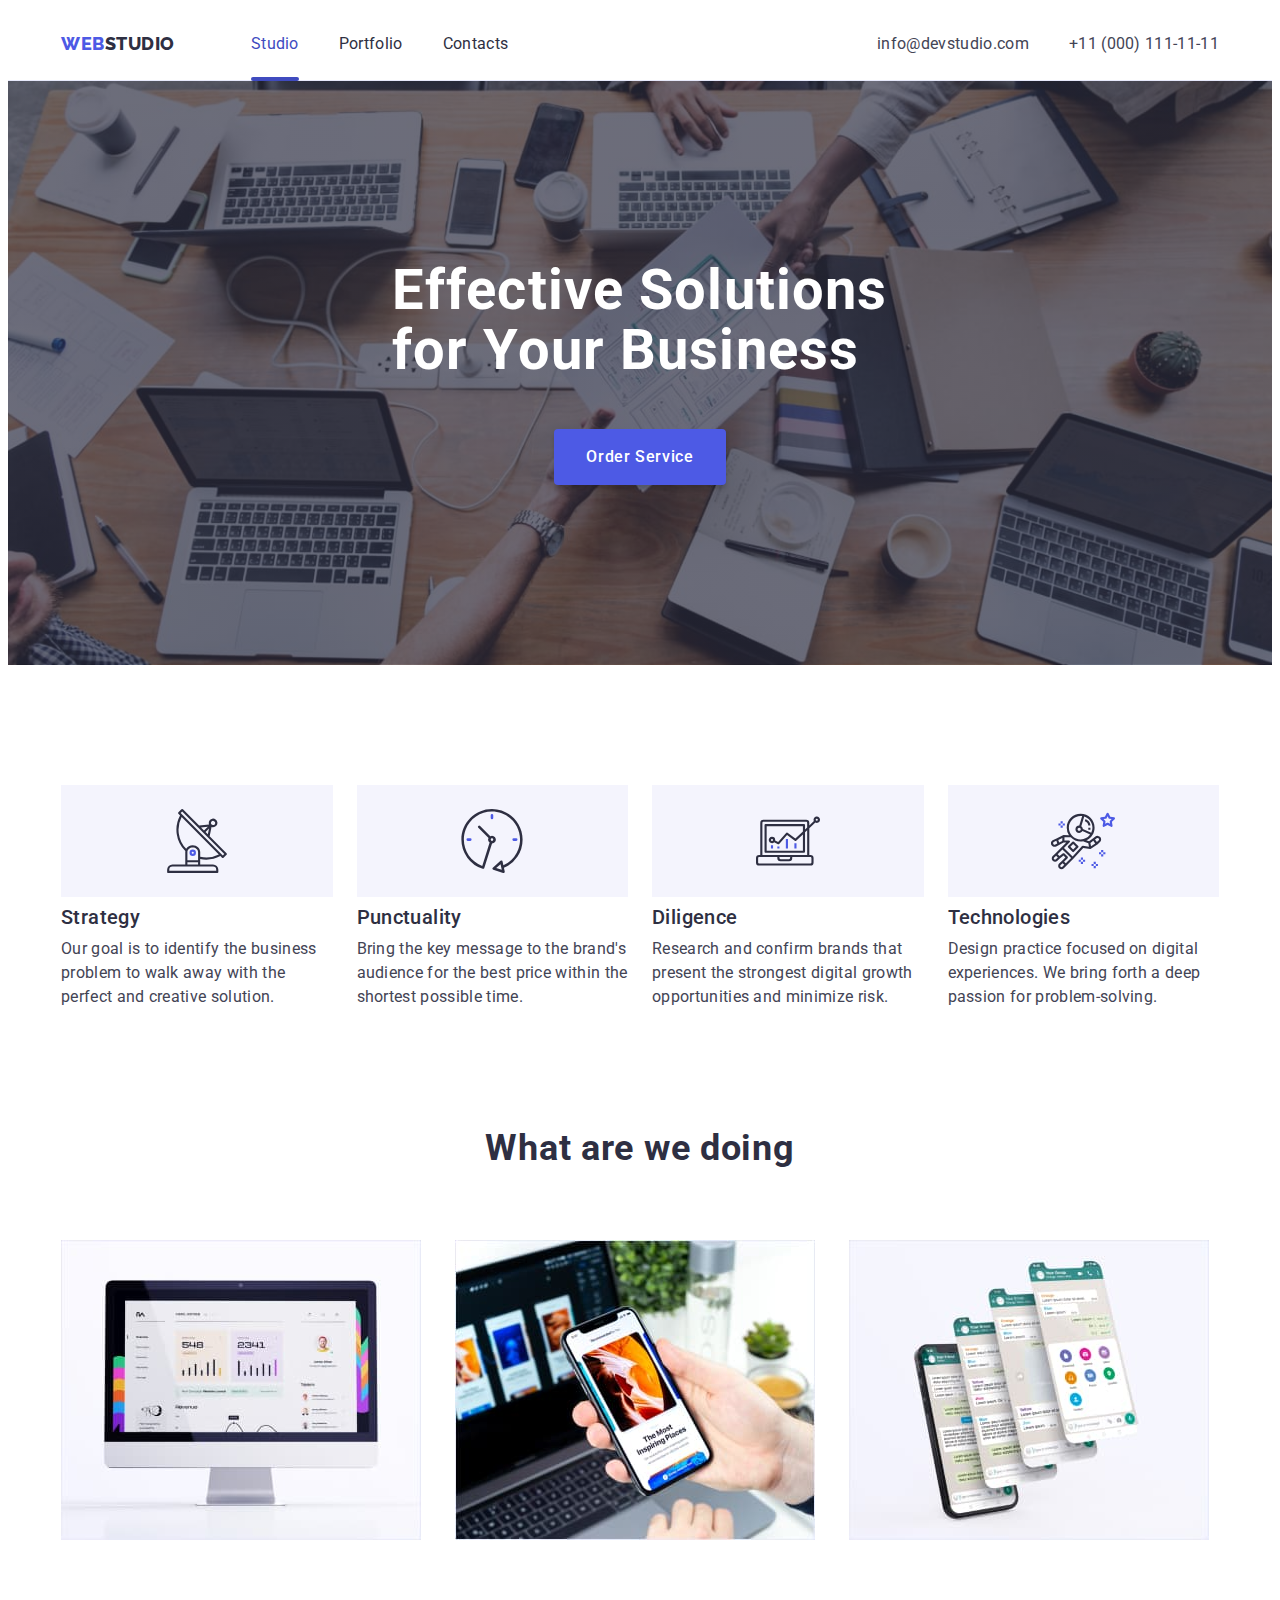
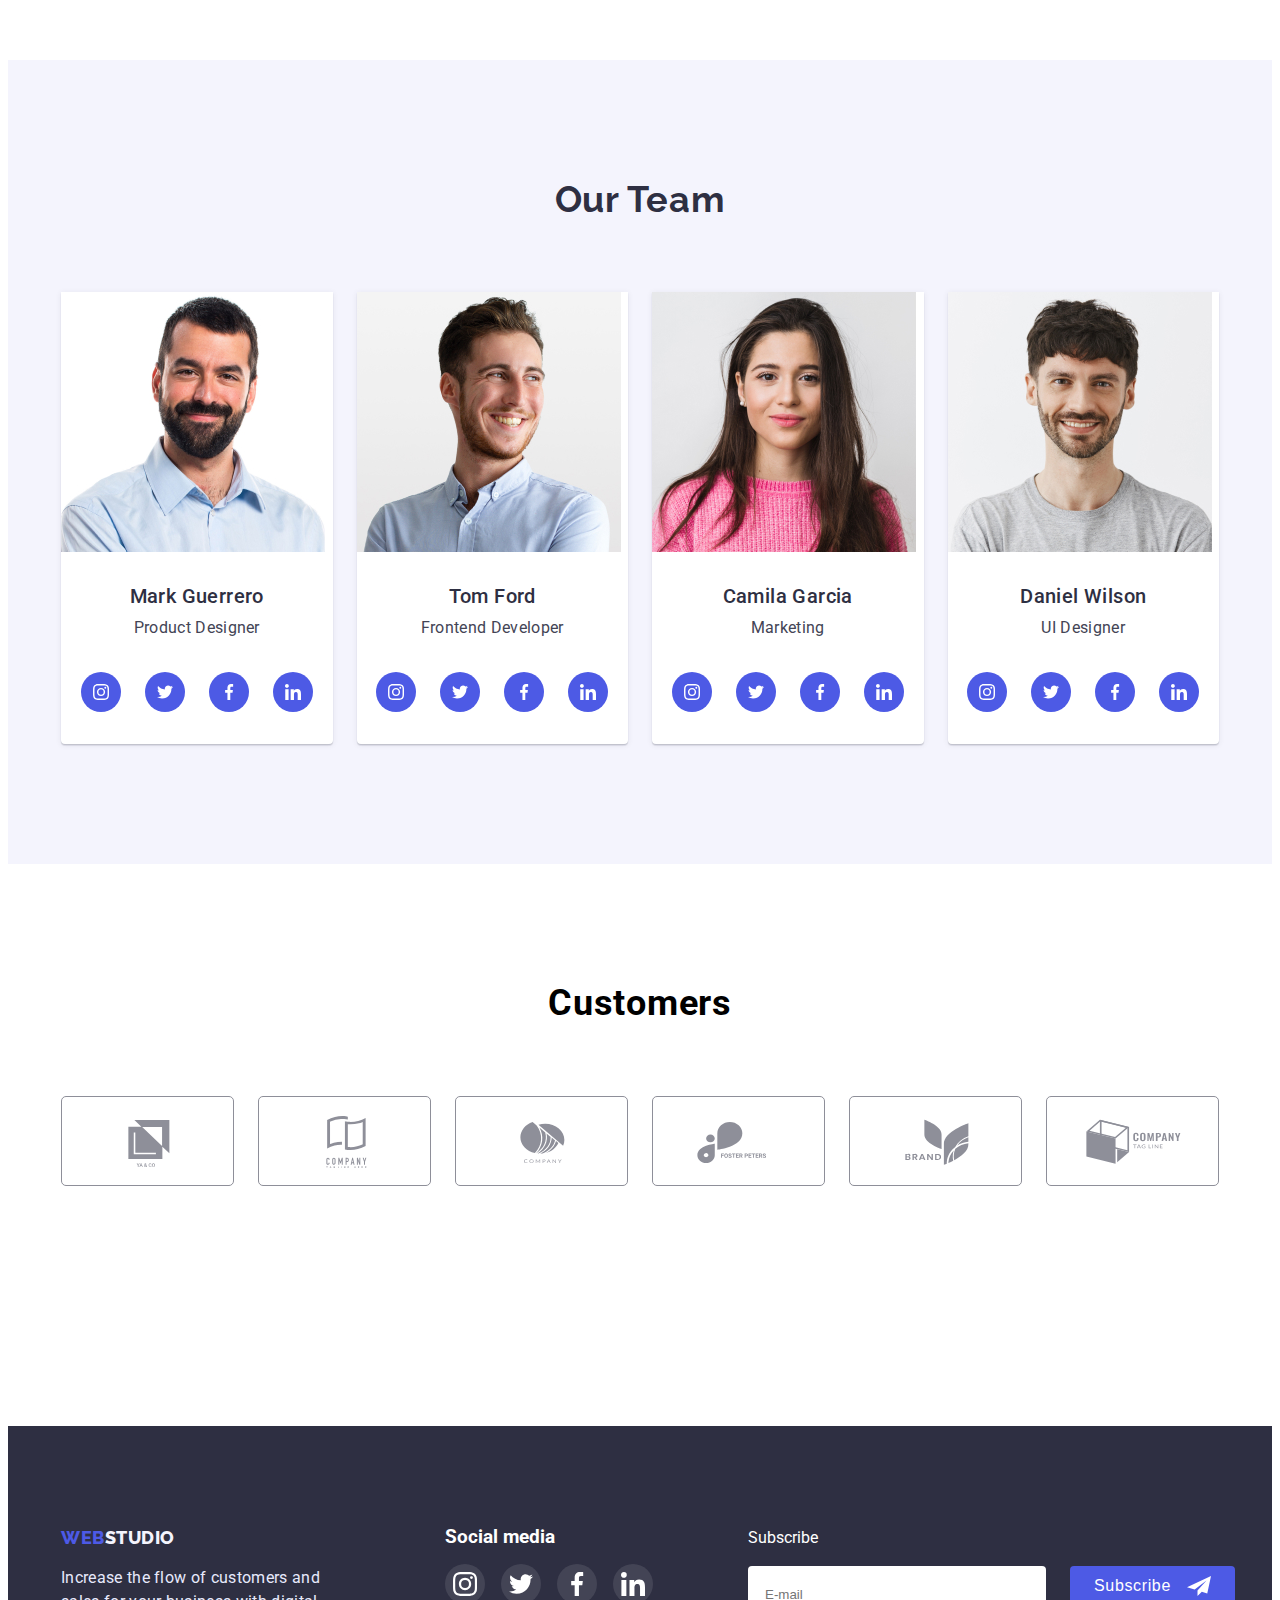
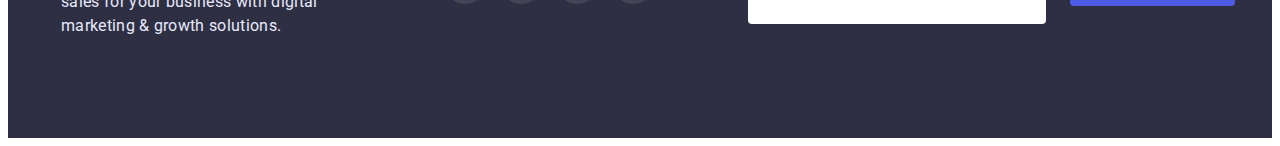
<file: index.html>
<!DOCTYPE html>
<html lang="en">
  <head>
    <meta charset="UTF-8" />
    <meta http-equiv="X-UA-Compatible" content="IE=edge" />
    <meta name="viewport" content="width=device-width, initial-scale=1.0" />
    <title>Web Studio</title>
    <link rel="stylesheet" href="https://cdnjs.cloudflare.com/ajax/libs/modern-normalize/1.1.0/modern-normalize.min.css" integrity="sha512-wpPYUAdjBVSE4KJnH1VR1HeZfpl1ub8YT/NKx4PuQ5NmX2tKuGu6U/JRp5y+Y8XG2tV+wKQpNHVUX03MfMFn9Q==" crossorigin="anonymous" referrerpolicy="no-referrer" />
    <link rel="preconnect" href="https://fonts.googleapis.com">
<link rel="preconnect" href="https://fonts.gstatic.com" crossorigin>
<link href="https://fonts.googleapis.com/css2?family=Raleway:wght@800&family=Roboto:wght@400;500;700;900&display=swap" rel="stylesheet">
<link rel="stylesheet" href="./css/style.css">
  </head>
  <body>
    <!-- header -->
    <header class="header">
      <div class="container">
        <div class="header-container">
          <nav class="header-navigation">
                <a href="./index.html" class="header-logo logo"><span class="header-small-logo">Web</span>Studio</a>
                <ul class="header-list list">
                  <li class="header-item"><a href="./index.html" class="header-link link active">Studio</a></li>
                  <li class="header-item"><a href="./portfolio.html" class="header-link link">Portfolio</a></li>
                  <li class="header-item"><a href="" class="header-link link">Contacts</a></li>
                </ul>
          </nav>
          <address>
              <ul class="header-adress list">
                <li><a href="mailto:info@devstudio.com" target="_blank" class="header-mailto list">info@devstudio.com</a></li>
                <li><a href="tel:+110001111111" class="header-tel list">+11 (000) 111-11-11</a></li>
              </ul>
          </address>
        </div>
      </div>
    </header>
    <!-- hero -->
    <main>
      <section class="hero">
        <div class="container">
          <h1 class="hero-title">
          Effective Solutions for Your Business
          </h1>
       
        <button type="button" class="hero-btn btn" data-modal-open>Order Service</button>
        </div>
      </section>
      <!-- Feature -->
      <section class="section feature">
        <div class="container">
          <h2 class="visually-hidden">Our methods</h2>
            <ul class="feature-list list">
              <li class="feature-item">
                <div class="feature-icon">
                  <svg class="feature-icon-item" width="64" height="64">
                    <use href="./images/symbol-defs.svg#icon-antenna"></use>
                  </svg>
                </div>
                <h3 class="feature-subtitle subtitle">Strategy</h3>
                <p class="feature-description description">
                  Our goal is to identify the business problem to walk away with the perfect and creative solution.
                </p>
              </li>

              <li class="feature-item">
                <div class="feature-icon">
                  <svg class="feature-icon-item" width="64" height="64">
                    <use href="./images/symbol-defs.svg#icon-clock"></use>
                  </svg>
                </div>
                <h3 class="feature-subtitle subtitle">Punctuality</h3>
                <p class="feature-description description">
              Bring the key message to the brand's audience for the best price
              within the shortest possible time.
                </p>
              </li>

              <li class="feature-item">
                <div class="feature-icon">
                  <svg class="feature-icon-item" width="64" height="64">
                    <use href="./images/symbol-defs.svg#icon-diagram"></use>
                  </svg>
                </div>
                <h3 class="feature-subtitle subtitle">Diligence</h3>
                <p class="feature-description description">
              Research and confirm brands that present the strongest digital
              growth opportunities and minimize risk.
                </p>
              </li>

              <li class="feature-item">
                <div class="feature-icon">
                  <svg class="feature-icon-item" width="64" height="64">
                    <use href="./images/symbol-defs.svg#icon-astronaut"></use>
                  </svg>
                </div>
                <h3 class="feature-subtitle subtitle">Technologies</h3>
                 <p class="feature-description description">
              Design practice focused on digital experiences. We bring forth a
              deep passion for problem-solving.
                 </p>
              </li>
            </ul>
        </div>
      </section>
      <!-- benefits -->
      <section class="section benefits">
        <div class="container">
            <h2 class="benefits-title section-title">What are we doing</h2>
                    <ul class="benefits-list list">
                        <li class="benefits-item">
                            <img src="./images/photo_1.jpg" alt="photo monitor" width="360" />
                        </li>

                        <li class="benefits-item">
                            <img src="./images/photo_2.jpg" alt="phone and laptop" width="360" />
                        </li>

                        <li class="benefits-item">
                            <img src="./images/photo_3.jpg" alt="phone screen" width="360" />
                        </li>
                    </ul>
        </div>
      </section>
      <!-- our team -->
      <section class="section team">
        <div class="container">
          <h2 class="team-title title section-title">Our Team</h2>
            <ul class="team-list list">

              <li class="team-item">
                   <img
                      src="./images/team_photo1.jpg"
                      alt="Mark Guerrero photo"
                      width="264"
                      />
                <div>
                    <h3 class="team-subtitle subtitle">Mark Guerrero</h3>
                    <p class="team-description description">Product Designer</p>
                
                    <ul class="team-social-list list">
                      <li class="team-social-item">
                          <a href="" class="team-social-link link" >
                            <svg class="team-social-icon" width="16" height="16">
                            <use href="./images/symbol-defs.svg#icon-instagram"></use>
                            </svg>
                          </a>
                      </li>

                      <li class="team-social-item">
                          <a href="" class="team-social-link link">
                            <svg class="team-social-icon" width="16" height="16">
                            <use href="./images/symbol-defs.svg#icon-twitter"></use>
                            </svg>
                          </a>
                      </li>

                      <li class="team-social-item">
                          <a href="" class="team-social-link link">
                            <svg class="team-social-icon" width="16" height="16">
                            <use href="./images/symbol-defs.svg#icon-facebook"></use>
                            </svg>
                          </a>
                      </li>

                      <li class="team-social-item">
                          <a href="" class="team-social-link link">
                            <svg class="team-social-icon" width="16" height="16">
                            <use href="./images/symbol-defs.svg#icon-linkedin"></use>
                            </svg>
                          </a>
                      </li>
                    </ul>
                </div>
              </li>

              <li class="team-item">
                
                <img
                  src="./images/team_photo2.jpg"
                  alt="Tom Ford photo"
                  width="264"
                />
                <div>
                <h3 class="team-subtitle subtitle">Tom Ford</h3>
                <p class="team-description description">Frontend Developer</p>
                <ul class="team-social-list list">
                <li class="team-social-item">
                  <a href="" class="team-social-link link">
                     <svg class="team-social-icon" width="16" height="16">
                      <use href="./images/symbol-defs.svg#icon-instagram"></use>
                     </svg>
                  </a>
                </li>

                <li class="team-social-item">
                  <a href="" class="team-social-link link">
                    <svg class="team-social-icon" width="16" height="16">
                      <use href="./images/symbol-defs.svg#icon-twitter"></use>
                    </svg>
                  </a>
                </li>

                <li class="team-social-item">
                  <a href="" class="team-social-link link">
                    <svg class="team-social-icon" width="16" height="16">
                      <use href="./images/symbol-defs.svg#icon-facebook"></use>
                    </svg>
                  </a>
                </li>

                <li class="team-social-item">
                  <a href="" class="team-social-link link">
                    <svg class="team-social-icon" width="16" height="16">
                      <use href="./images/symbol-defs.svg#icon-linkedin"></use>
                    </svg>
                  </a>
                </li>

                </ul>
                </div>
              </li>

              <li class="team-item">
                
                <img
                  src="./images/team_photo3.jpg"
                  alt="Camila Garcia photo"
                  width="264"
                />
                <div>
                <h3 class="team-subtitle subtitle">Camila Garcia</h3>
                <p class="team-description description">Marketing</p>
                <ul class="team-social-list list">

                <li class="team-social-item">
                  <a href="" class="team-social-link link">
                     <svg class="team-social-icon" width="16" height="16">
                      <use href="./images/symbol-defs.svg#icon-instagram"></use>
                     </svg>
                  </a>
                </li>

                <li class="team-social-item">
                  <a href="" class="team-social-link link">
                    <svg class="team-social-icon" width="16" height="16">
                      <use href="./images/symbol-defs.svg#icon-twitter"></use>
                    </svg>
                  </a>
                </li>

                <li class="team-social-item">
                  <a href="" class="team-social-link link">
                    <svg class="team-social-icon" width="16" height="16">
                      <use href="./images/symbol-defs.svg#icon-facebook"></use>
                    </svg>
                  </a>
                </li>

                <li class="team-social-item">
                  <a href="" class="team-social-link link">
                    <svg class="team-social-icon" width="16" height="16">
                      <use href="./images/symbol-defs.svg#icon-linkedin"></use>
                    </svg>
                  </a>
                </li>

                </ul>
                </div>
              </li>

              <li class="team-item">
                
                <img
                  src="./images/team_photo4.jpg"
                  alt="Daniel Wilson photo"
                  width="264"
                />
                <div>
                <h3 class="team-subtitle subtitle">Daniel Wilson</h3>
                <p class="team-description description">UI Designer</p>
                <ul class="team-social-list list">

                <li class="team-social-item">
                  <a href="" class="team-social-link link">
                     <svg class="team-social-icon" width="16" height="16">
                      <use href="./images/symbol-defs.svg#icon-instagram"></use>
                     </svg>
                  </a>
                </li>

                <li class="team-social-item">
                  <a href="" class="team-social-link link">
                    <svg class="team-social-icon" width="16" height="16">
                      <use href="./images/symbol-defs.svg#icon-twitter"></use>
                    </svg>
                  </a>
                </li>

                <li class="team-social-item">
                  <a href="" class="team-social-link link">
                    <svg class="team-social-icon" width="16" height="16">
                      <use href="./images/symbol-defs.svg#icon-facebook"></use>
                    </svg>
                  </a>
                </li>

                <li class="team-social-item">
                  <a href="" class="team-social-link link">
                    <svg class="team-social-icon" width="16" height="16">
                      <use href="./images/symbol-defs.svg#icon-linkedin"></use>
                    </svg>
                  </a>
                </li>

                </ul>
                </div>
              </li>

            </ul>
        </div>
      </section>
<!-------Customers------->
  <section class="section">
      <div class="container customers">
        <h2 class="customers-title section-title">Customers</h2>
        <ul class="customers-list list">
          <li class="customers-item">
            <a href="" class="customers-link link">
             <svg class="customers-icon icon" width="104" height="56">
            <use href="./images/symbol-defs.svg#icon-logo-1"></use>
          </svg>
          </a>
        </li>
          <li class="customers-item">
            <a href="" class="customers-link link">
             <svg class="customers-icon icon" width="104" height="56">
            <use href="./images/symbol-defs.svg#icon-logo-2"></use>
          </svg>
          </a>
        </li>
          <li class="customers-item">
            <a href="" class="customers-link link">
             <svg class="customers-icon icon" width="104" height="56">
            <use href="./images/symbol-defs.svg#icon-logo-3"></use>
          </svg>
          </a>
        </li>
          <li class="customers-item">
            <a href="" class="customers-link link">
             <svg class="customers-icon icon" width="104" height="56">
            <use href="./images/symbol-defs.svg#icon-logo-4"></use>
          </svg>
          </a>
        </li>
          <li class="customers-item">
            <a href="" class="customers-link link">
             <svg class="customers-icon icon" width="104" height="56">
            <use href="./images/symbol-defs.svg#icon-logo-5"></use>
          </svg>
          </a>
        </li>
          <li class="customers-item">
            <a href="" class="customers-link link">
             <svg class="customers-icon icon" width="104" height="56">
            <use href="./images/symbol-defs.svg#icon-logo-6"></use>
          </svg>
          </a>
        </li>
        </ul>
      </div>
  </section>
    </main>
    <!-- footer -->
    <footer class="footer">
        <div class="container footer-box">
          <div class="container footer-item-logo">
                 <a href="./index.html" class="footer-logo logo"><span class="footer-small-logo">Web</span>Studio</a>
                 <p class="footer-description description">
                  Increase the flow of customers and sales for your business with digital marketing & growth solutions.
                 </p>
          </div>
        
          <div class="container social-media">
             <h3 class="social-media-subtitle">Social media</h3>
            <ul class="social-media-list list">
              <li class="social-media-item">
               <a href="" class="social-media-link link">
                     <svg class="social-media-icon" width="24" height="24">
                      <use href="./images/symbol-defs.svg#icon-instagram"></use>
                     </svg>
                  </a>
                </li>
              <li class="social-media-item">
              <a href="" class="social-media-link link">
                     <svg class="social-media-icon" width="24" height="24">
                      <use href="./images/symbol-defs.svg#icon-twitter"></use>
                     </svg>
                  </a>
                </li>
              <li class="social-media-item">
              <a href="" class="social-media-link link">
                     <svg class="social-media-icon" width="24" height="24">
                      <use href="./images/symbol-defs.svg#icon-facebook"></use>
                     </svg>
                  </a>
                </li>
              <li class="social-media-item">
                    <a href="" class="social-media-link link">
                     <svg class="social-media-icon" width="24" height="24">
                      <use href="./images/symbol-defs.svg#icon-linkedin"></use>
                     </svg>
                    </a>
              </li>
            </ul>
          </div>
                <div class="subscribe-group">
                  <form name="subscribe-form">
                      <p class="subscribe-form-text">Subscribe</p>
                        <span class="subscribe-span">
                              <input type="email" 
                                class="subscribe-form-input"
                                aria-label="Email"
                                name="email" 
                                placeholder="E-mail"
                                required >
                                <button type="submit" class="subscribe-form-btn btn">Subscribe
                                <svg class="subscribe-form-icon" width="24" height="24">
                                  <use href="./images/symbol-defs.svg#icon-frame"></use>
                                </svg>
                                </button>
                        </span>
                  </form>
                </div>
        </div>
    </footer>
    <div class="backdrop is-hidden" data-modal>
      <div class="modal">
        <button type="button" class="modal-close-btn btn" data-modal-close>
          <svg class="modal-btn-close-icon" width="8" height="8">
            <use href="./images/symbol-defs.svg#icon-close-modal"></use>
          </svg>
        </button>
        <h3 class="modal-title">Leave your contacts and we will call you back</h3>
        <form name="modal-form form">
            <label class="modal-form-label">
              <span class="modal-form-input-desc">Name</span>
                  <span class="form-control">
                    <input
                      type="text" 
                      name="user_name" 
                      class="modal-form-input" 
                      placeholder="Enter your name*"
                      required 
                      minlength="2" />
                    <svg class="form-icon" width="16" height="16">
                      <use href="./images/symbol-defs.svg#icon-user"></use>
                    </svg>
                  </span>
            </label>
            <label class="modal-form-label">
              <span class="modal-form-input-desc">Phone</span>
                  <span class="form-control">
                    <input type="tel" 
                      name="user_phone" 
                      class="modal-form-input"
                      placeholder="Enter your phone"
                      required
                       />
                    <svg class="form-icon" width="16" height="16">
                      <use href="./images/symbol-defs.svg#icon-phone"></use>
                    </svg>
                  </span>
            </label>
            <label class="modal-form-label">
              <span class="modal-form-input-desc">Email</span>
                  <span class="form-control">
                    <input type="email" 
                      name="email" 
                      class="modal-form-input"
                      placeholder="Enter your email*"
                    />
                    <svg class="form-icon" width="16" height="16">
                      <use href="./images/symbol-defs.svg#icon-email"></use>
                    </svg>
                  </span>
            </label>
            <label class="modal-form-label">
              <span class="modal-form-input-desc">Comment</span>
                    <textarea 
                      name="message" 
                      class="form-textarea" 
                      placeholder="Text input"
                      cols="30" 
                      rows="10"></textarea>
            </label>
          <input 
          type="checkbox"
          class="modal-form-checkbox visually-hidden" 
          id="policy"
          name="policy" 
           />

          <label for="policy" class="modal-form-label-checkbox">
            <span>
            <svg class="form-checkbox-icon" width="10" height="8">
              <use href="./images/symbol-defs.svg#icon-check"></use>
            </svg>
            </span>I accept the terms and conditions of the <a href="" class="policy-link">Privacy Policy</a>
          </label>

            <button type="submit" class="modal-form-btn btn">Send</button>
        </form>
      </div>
    </div>
    <script src="./js/modal.js"></script>
  </body>
</html>
</file>
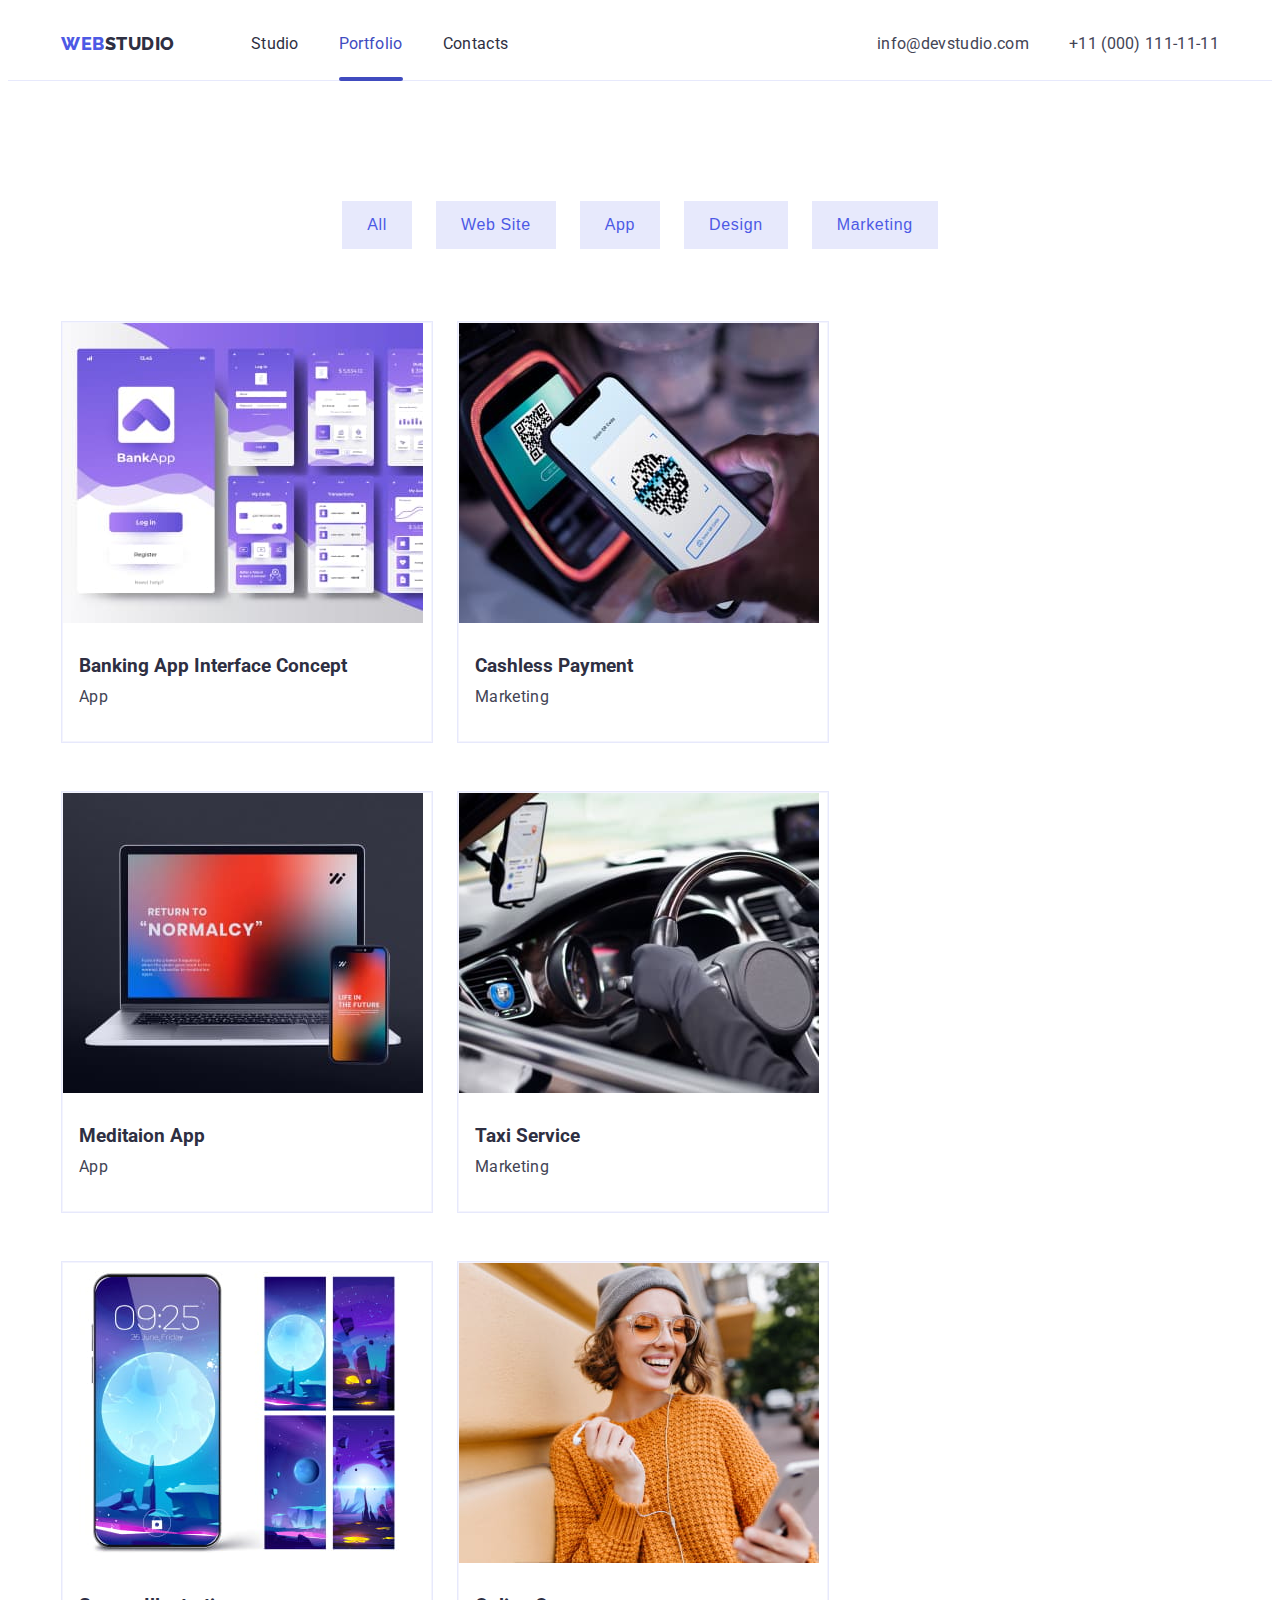
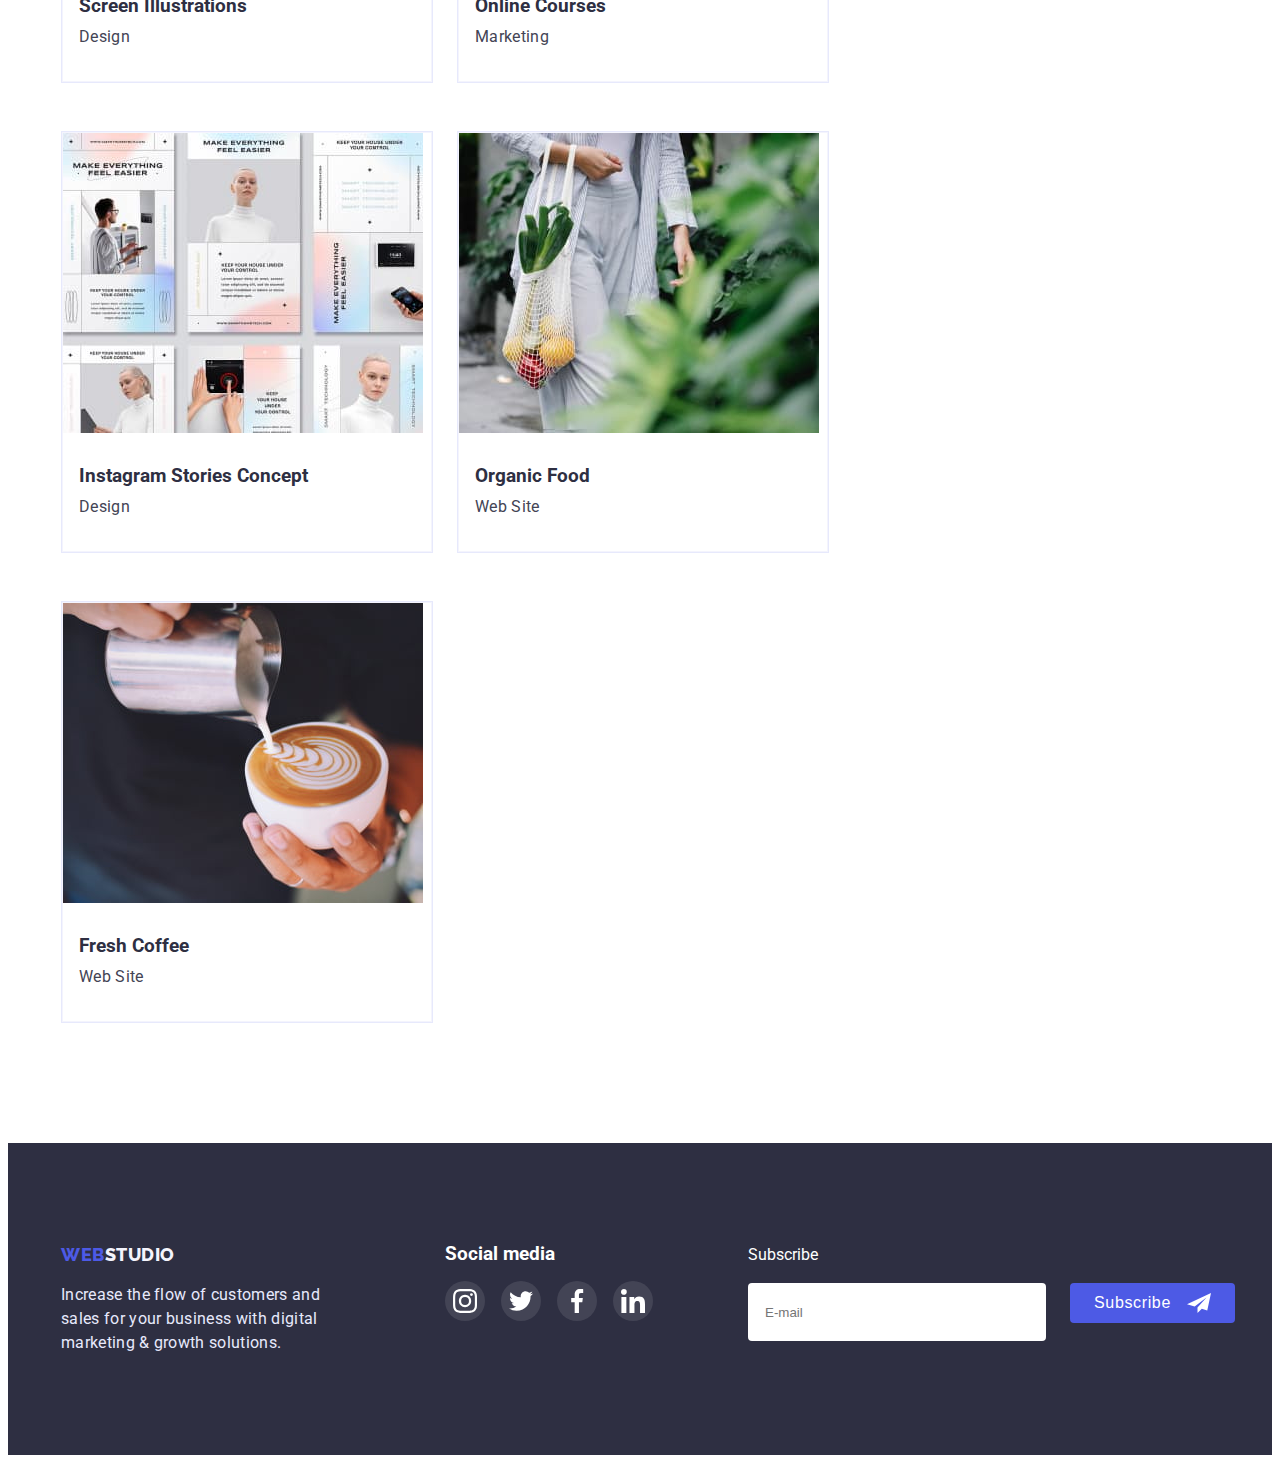
<file: portfolio.html>
<!DOCTYPE html>
<html lang="en">
<head>
    <meta charset="UTF-8">
    <meta http-equiv="X-UA-Compatible" content="IE=edge">
    <meta name="viewport" content="width=device-width, initial-scale=1.0">
    <title>Web Studio</title>
    <link rel="stylesheet" href="https://cdnjs.cloudflare.com/ajax/libs/modern-normalize/1.1.0/modern-normalize.min.css" integrity="sha512-wpPYUAdjBVSE4KJnH1VR1HeZfpl1ub8YT/NKx4PuQ5NmX2tKuGu6U/JRp5y+Y8XG2tV+wKQpNHVUX03MfMFn9Q==" crossorigin="anonymous" referrerpolicy="no-referrer" />
    <link rel="preconnect" href="https://fonts.googleapis.com">
<link rel="preconnect" href="https://fonts.gstatic.com" crossorigin>
<link href="https://fonts.googleapis.com/css2?family=Raleway:wght@800&family=Roboto:wght@400;500;700;900&display=swap" rel="stylesheet">
<link rel="stylesheet" href="./css/style.css">
</head>
<body>
    <!-- header -->
    
    <header class="header">
          <div class="container">
            <div class="header-container">
                <nav class="header-navigation">
                  <a href="./index.html" class="header-logo logo"><span class="header-small-logo">Web</span>Studio</a>
                <ul class="header-list list">
                  <li class="header-item"><a href="./index.html" class="header-link link">Studio</a></li>
                  <li class="header-item"><a href="./portfolio.html" class="header-link link active">Portfolio</a></li>
                  <li class="header-item"><a href="" class="header-link link">Contacts</a></li>
                </ul>
                </nav>
                  <address>
                      <ul class="header-adress list">
                          <li><a href="mailto:info@devstudio.com" target="_blank" class="header-mailto list">info@devstudio.com</a></li>
                          <li><a href="tel:+110001111111" class="header-tel list">+11 (000) 111-11-11</a></li>
                      </ul>
                  </address>
            </div>
          </div>
    </header>
    <!-- main -->
    <main>
        <section class="section">
          <div class="container">
                  <!-- project cards -->
              <h1 class="visually-hidden">Project cards</h1>
            <ul class="projects-list list">

                <li class="projects-item"> <button type="button" class="projects-btn btn">All</button></li>

                <li class="projects-item"> <button type="button" class="projects-btn btn">Web Site</button></li>

                <li class="projects-item"> <button type="button" class="projects-btn btn">App</button></li>

                <li class="projects-item"> <button type="button" class="projects-btn btn">Design</button></li>

                <li class="projects-item"> <button type="button" class="projects-btn btn">Marketing</button></li>

            </ul>
            
                <!-- portfolio -->
                  <ul class="portfolio-list list">

                 
                    <li class="portfolio-item">
                        <a href="" class="portfolio-card-link link">
                          <div class="portfolio-img-wrapper">
                            <img src="./images/banking_app.jpg" alt="Banking App Interface Concept" width="360">
                              <p class="portfolio-card-overlay">14 Stylish and User-Friendly App Design Concepts · Task Manager App · Calorie Tracker App · Exotic Fruit Ecommerce App · Cloud Storage App 
                              </p>
                          </div>
                              <div class="portfolio-card">
                                <h3 class="porfolio-subtitle">Banking App Interface Concept</h3>
                                <p class="portfolio-description description">App</p>
                              </div>
                        </a> 
                    </li>
                  

                    <li class="portfolio-item">
                        <a href="" class="portfolio-card-link link">
                          <div class="portfolio-img-wrapper">
                            <img src="./images/payment.jpg" alt="Cashless Payment" width="360">
                              <p class="portfolio-card-overlay">14 Stylish and User-Friendly App Design Concepts · Task Manager App · Calorie Tracker App · Exotic Fruit Ecommerce App · Cloud Storage App 
                              </p>
                          </div>
                              <div class="portfolio-card">
                                <h3 class="porfolio-subtitle">Cashless Payment</h3>
                                <p class="portfolio-description description">Marketing</p>
                              </div>
                        </a>
                    </li>

                    <li class="portfolio-item">
                      <a href="" class="portfolio-card-link link">
                        <div class="portfolio-img-wrapper">
                          <img src="./images/meditaion_app.jpg" alt="Meditaion App" width="360">
                            <p class="portfolio-card-overlay">14 Stylish and User-Friendly App Design Concepts · Task Manager App · Calorie Tracker App · Exotic Fruit Ecommerce App · Cloud Storage App 
                            </p>
                        </div>
                          <div class="portfolio-card">
                            <h3 class="porfolio-subtitle">Meditaion App</h3>
                            <p class="portfolio-description description">App</p>
                          </div>
                      </a>
                    </li>

                    <li class="portfolio-item">
                      <a href="" class="portfolio-card-link link">
                        <div class="portfolio-img-wrapper">
                          <img src="./images/taxi_service.jpg" alt="Taxi Service" width="360">
                            <p class="portfolio-card-overlay">14 Stylish and User-Friendly App Design Concepts · Task Manager App · Calorie Tracker App · Exotic Fruit Ecommerce App · Cloud Storage App 
                            </p>
                        </div>
                          <div class="portfolio-card">
                            <h3 class="porfolio-subtitle">Taxi Service</h3>
                            <p class="portfolio-description description">Marketing</p>
                          </div>
                      </a>
                    </li>

                    <li class="portfolio-item">
                      <a href="" class="portfolio-card-link link">
                        <div class="portfolio-img-wrapper">
                          <img src="./images/screen_illustrations.jpg" alt="Screen Illustrations" width="360">
                            <p class="portfolio-card-overlay">14 Stylish and User-Friendly App Design Concepts · Task Manager App · Calorie Tracker App · Exotic Fruit Ecommerce App · Cloud Storage App 
                            </p>
                        </div>
                          <div class="portfolio-card">
                            <h3 class="porfolio-subtitle">Screen Illustrations</h3>
                            <p class="portfolio-description description">Design</p>
                          </div>
                      </a>
                    </li>

                    <li class="portfolio-item">
                      <a href="" class="portfolio-card-link link">
                        <div class="portfolio-img-wrapper">
                          <img src="./images/online_courses.jpg" alt="Online Courses" width="360">
                            <p class="portfolio-card-overlay">14 Stylish and User-Friendly App Design Concepts · Task Manager App · Calorie Tracker App · Exotic Fruit Ecommerce App · Cloud Storage App 
                            </p>
                        </div>
                          <div class="portfolio-card">
                            <h3 class="porfolio-subtitle">Online Courses</h3>
                            <p class="portfolio-description description">Marketing</p>
                          </div>
                      </a>
                    </li>

                    <li class="portfolio-item">
                      <a href="" class="portfolio-card-link link">
                        <div class="portfolio-img-wrapper">
                          <img src="./images/instagram_concept.jpg" alt="Instagram Stories Concept" width="360">
                            <p class="portfolio-card-overlay">14 Stylish and User-Friendly App Design Concepts · Task Manager App · Calorie Tracker App · Exotic Fruit Ecommerce App · Cloud Storage App 
                            </p>
                        </div>
                          <div class="portfolio-card">
                            <h3 class="porfolio-subtitle">Instagram Stories Concept</h3>
                            <p class="portfolio-description description">Design</p>
                          </div>
                      </a>
                    </li>

                    <li class="portfolio-item">
                      <a href="" class="portfolio-card-link link">
                        <div class="portfolio-img-wrapper">
                          <img src="./images/organik_food.jpg" alt="Organic Food" width="360">
                            <p class="portfolio-card-overlay">14 Stylish and User-Friendly App Design Concepts · Task Manager App · Calorie Tracker App · Exotic Fruit Ecommerce App · Cloud Storage App 
                            </p>
                        </div>
                          <div class="portfolio-card">
                            <h3 class="porfolio-subtitle">Organic Food</h3>
                            <p class="portfolio-description description">Web Site</p>
                          </div>
                      </a>
                    </li>

                    <li class="portfolio-item">
                      <a href="" class="portfolio-card-link link">
                        <div class="portfolio-img-wrapper">
                          <img src="./images/fresh_coffee.jpg" alt="Fresh Coffee" width="360">
                            <p class="portfolio-card-overlay">14 Stylish and User-Friendly App Design Concepts · Task Manager App · Calorie Tracker App · Exotic Fruit Ecommerce App · Cloud Storage App 
                            </p>
                        </div>
                          <div class="portfolio-card">
                            <h3 class="porfolio-subtitle">Fresh Coffee</h3>
                            <p class="portfolio-description description">Web Site</p>
                          </div>
                      </a>
                    </li>

                  </ul>
          </div>        
        </section>
    </main> 
    
    <!-- footer -->
    <footer class="footer">
        <div class="container footer-box">
          <div class="container footer-item-logo">
                 <a href="./index.html" class="footer-logo logo"><span class="footer-small-logo">Web</span>Studio</a>
                 <p class="footer-description description">
                  Increase the flow of customers and sales for your business with digital marketing & growth solutions.
                 </p>
          </div>
        
          <div class="container social-media">
             <h3 class="social-media-subtitle">Social media</h3>
            <ul class="social-media-list list">
              <li class="social-media-item">
               <a href="" class="social-media-link link">
                     <svg class="social-media-icon" width="24" height="24">
                      <use href="./images/symbol-defs.svg#icon-instagram"></use>
                     </svg>
                  </a>
                </li>
              <li class="social-media-item">
              <a href="" class="social-media-link link">
                     <svg class="social-media-icon" width="24" height="24">
                      <use href="./images/symbol-defs.svg#icon-twitter"></use>
                     </svg>
                  </a>
                </li>
              <li class="social-media-item">
              <a href="" class="social-media-link link">
                     <svg class="social-media-icon" width="24" height="24">
                      <use href="./images/symbol-defs.svg#icon-facebook"></use>
                     </svg>
                  </a>
                </li>
              <li class="social-media-item">
              <a href="" class="social-media-link link">
                     <svg class="social-media-icon" width="24" height="24">
                      <use href="./images/symbol-defs.svg#icon-linkedin"></use>
                     </svg>
                  </a>
                </li>
            </ul>
          </div>
                <div class="subscribe-group">
                  <form name="subscribe-form">
                      <p class="subscribe-form-text">Subscribe</p>
                        <span class="subscribe-span">
                              <input type="email" 
                                class="subscribe-form-input"
                                aria-label="Email"
                                name="email" 
                                placeholder="E-mail"
                                required >
                                <button type="submit" class="subscribe-form-btn btn">Subscribe
                                <svg class="subscribe-form-icon" width="24" height="24">
                                  <use href="./images/symbol-defs.svg#icon-frame"></use>
                                </svg>
                                </button>
                        </span>
                  </form>
                </div>
        </div>
    </footer>
  </body>
</html>
</file>
<file: css/style.css>
:root {
    --main-title-color: #FFFFFF;
    --accent-color: #2E2F42;
    --adress-color: #434455;
    --description-color: #434455;
    --background-color: #2E2F42;
    --background-secondary-color: #FFFFFF; 
    --background-team-color: #F4F4FD;
    --background-button-color: #4D5AE5;
    --secondary-button-color: #E7E9FC;
    --border-color: #E7E9FC;
    --logo-color: #4D5AE5;
    --color-button: #FFFFFF;
    --link-color: #2E2F42;
    --hover-color: #404BBF;
    --active-link-color: #404BBF;
    --footer-description-color: #E7E9FC;
    --footer-logo-color: #F4F4FD;
    --social-icon-color: #F4F4FD;
    --background-social-link-color: rgba(255, 255, 255, 0.1);
    --background-secondary-social-color: #404BBF;
    --background-hover-link-color: #31D0AA;
    --social-media-color: #FFFFFF;
    --border-btn-color: #E7E9FC;
    --border-secondary-color: #F4F4FD;
    --customers-item-color: #404BBF;
    --customers-icon-color: #8E8F99;
    --background-feature-color: #F4F4FD;
    --background-backdrop-color: rgba(46, 47, 66, 0.4);
    --background-modal-color: #FCFCFC;
    --color-label: #8E8F99;
    --color-checkbox: #757575;
    --color-checkbox-icon: #F4F4FD;
    --transition-duration: 250ms;
    --transition-function: cubic-bezier(0.4, 0, 0.2, 1);
}

h1,
h2,
h3,
h4,
h5,
h6,
p {
    margin: 0;
}

ul {
    margin: 0;
    padding: 0;
}

body{
    font-family: 'roboto', sans-serif;
    }

    .container {
        /* outline: 1px solid red; */
        max-width: 1158px;
        margin: 0 auto;
        padding-left: 15px;
        padding-right: 15px;
    }
   

.list{
    list-style: none;
    
    }

a{
  text-decoration: none;
    }

.title{
font-family: 'Raleway', sans-serif;
font-weight: 700;
font-size: 36px;    
line-height: 1.1;
letter-spacing: 0.02em;
    }

.subtitle{
    font-size: 20px;
    line-height: 1.2;
    font-weight: 500;
    letter-spacing: 0.02em;
}
.description{
font-size: 16px;
line-height: 1.5;
letter-spacing: 0.02em;
}

.logo{
    font-family: 'Raleway';
    font-size: 18px;
    line-height: 1.33;
    font-weight: 800;
    letter-spacing: 0.03em;
    text-transform: uppercase;
}
.btn{
    font-size: 16px;
    font-weight: 500;
    line-height: 1.5;
    letter-spacing: 0.04em;
    cursor: pointer; 
}

.section {
    padding: 120px 0;
}

.section-title {
font-weight: 700;
font-size: 36px;
line-height: 1.1;
text-align: center;
letter-spacing: 0.02em;
}

.portfolio-card {
    padding: 32px 16px;
}

.visually-hidden {
  position: absolute;
  width: 1px;
  height: 1px;
  margin: -1px;
  border: 0;
  padding: 0;
  
  white-space: nowrap;
  clip-path: inset(100%);
  clip: rect(0 0 0 0);
  overflow: hidden;
}
.list {
 color: var(--adress-color);
}

img{
    display: block;
    max-width: 100%;
    height: auto;
}



/* -----------header----------- */
.header {
    background-color: var(--background-secondary-color);
    border-bottom: 1px solid var(--border-color);
}

.header-container{
    display: flex;
    align-items: center;
    justify-content: space-between;
            
}

.header-navigation {
    display: flex;
     
}

.header-logo {

    color: var(--accent-color);
    margin-right: 76px;
    padding-top: 24px;
    padding-bottom: 24px;
}
.header-small-logo{
    color: var(--logo-color);
}
.header-list {
  font-size: 16px;
  line-height: 1.5;
  letter-spacing: 0.02em;
  color: var(--accent-color);
  display: flex;
  gap: 40px;
  }

.header-item {
    background: var(--background-secondary-color);
    display: flex;
    gap: 40px;
}

.header-link{
font-size: 16px;
line-height: 1.5;
letter-spacing: 0.02em;
color: var(--link-color);
position: relative;
transition: color var(--transition-duration) var(--transition-function);
padding-top: 24px;
padding-bottom: 24px;
}

.header-link.active {
    color: var(--active-link-color);

 }

.header-link:hover,
.header-link:focus {

    color: var(--hover-color); 
}
.header-link.active::after {
    content: '';
    width: 100%;
    height: 4px;
    background-color: var(--hover-color);
    border-radius: 2px;
    position: absolute;
    left: 0;
    bottom: -1px;

}

.header-adress {

font-style: normal;
font-size: 16px;
line-height: 1.5;
letter-spacing: 0.02em;
color: var(--description-color);
display: flex;
gap: 40px;

}

.header-mailto{ 
    gap: 40px; 
    transition: color var(--transition-duration) var(--transition-function);
}

.header-tel {
    transition: color var(--transition-duration) var(--transition-function);
}

.header-mailto:hover,
.header-mailto:focus{

color: var(--hover-color);

}

.header-tel:hover,
.header-tel:focus{
color: var(--hover-color);
}



/* -----------hero----------- */

.hero {
    background-color: var(--background-color);
    max-width: 1440px;
    margin-left: auto;
    margin-right: auto;
    padding: 180px 0;
    background-image: linear-gradient(rgba(46, 47, 66, 0.7),
    rgba(46, 47, 66, 0.7) ), 
     url(../images/hero-people-office.jpg);
    background-repeat: no-repeat;
    background-position: center;
    background-size: cover;
 
}

.hero-title {   
font-size: 56px;
line-height: 1.07;
letter-spacing: 0.02em;
color: var(--main-title-color);
width: 496px;
margin-left: auto;
margin-right: auto;
margin-bottom: 48px;
}

.hero-btn {
 font-family: inherit;
 color: var(--color-button);
background-color: var(--background-button-color);
border-radius: 4px;
padding: 16px 32px;
box-shadow: 0px 4px 4px rgba(0, 0, 0, 0.15);
display: block;
margin: 0 auto;
text-align: center;
border: none;
transition: color var(--transition-duration) var(--transition-function), backaground-color var(--transition-duration) var(--transition-function);
}

.btn:hover,
.btn:focus{
    background-color: var(--hover-color);
    }


/* -----------feature----------- */
.feature {
    padding-bottom: 0;
}

.feature-list {
    display: flex;
    gap: 24px;
    flex-wrap: wrap;
}

.feature-item {
    flex-basis: calc((100% - 72px) / 4);
    
}

.feature-icon {
    /* width: 264px; */
    height: 112px;
    display: flex;
    align-items: center; 
    justify-content: center; 
    background-color: var(--background-feature-color);
    margin-bottom: 8px;
}
.feature-icon-item {
    fill: var(--accent-color);
}


.feature-subtitle {
    font-weight: 500;
    font-size: 20px;
    line-height: 24px;
    color: var(--accent-color);
    margin-bottom: 8px;
}

.feature-description {
color: var(--description-color);
}

/* -----------benefits----------- */
.benefits {

}

.benefits-title {
color: var(--accent-color);
text-align: center;
margin-bottom: 72px;
}

.benefits-list {
     display: flex;
     flex-wrap: wrap;
     gap: 24px;
}

.benefits-item {
     
    flex-basis: calc((100% - 48px) / 3);
}

 /* -----------team----------- */
.team {
    background-color: var(--background-team-color);
}

.team-title {

color: var(--accent-color);

margin-bottom: 72px;
}
.team-list {
    display: flex;
    gap: 24px;
    flex-wrap: wrap;
}

.team-item {
    background: var(--background-secondary-color);
    box-shadow: 0px 1px 6px rgba(46, 47, 66, 0.08), 0px 1px 1px rgba(46, 47, 66, 0.16), 0px 2px 1px rgba(46, 47, 66, 0.08);
    border-radius: 0px 0px 4px 4px;
    flex-basis: calc((100% - 72px) / 4);
    min-width: 250px;
    
}


.team-social-list {
    display: flex;
    justify-content: center;
    gap: 24px;
    padding-bottom: 32px;
}

.team-social-item {
    width: 40px;
    height: 40px;
}


.team-item:hover,
.team-item:focus{
}

.team-social-link {
    display: flex;
    justify-content: center;
    align-items: center;
    width: 100%;
    height: 100%;
    border-radius: 50%;
    background-color: var(--background-button-color);
}

.team-social-link:hover,
.team-social-link:focus{
    background-color: var(--background-secondary-social-color);
}


.team-social-icon {
    fill: var(--social-media-color);
}


.team-subtitle {
    color: var(--accent-color);
    margin-bottom: 8px;
    margin-top: 32px;
    text-align: center;
}

.team-description {
    color: var(--description-color); 
    text-align: center;
    padding-bottom: 32px;
}

.customers-icon {
    fill: var(--customers-icon-color);
}

/* -----------customers----------- */
.customers {
}

.customers-title {
    margin-bottom: 72px;
}

.customers-list {
    display: flex;
    justify-content: center;
    gap: 24px;
    padding-bottom: 120px;
}

.customer-list:hover,
.customer-list:focus{
   color: var(--customers-item-color);
   border-color: var(--customers-item-color);  
}

.customers-item {
   flex-basis: calc((100% - 120px) /6);
}

.customers-item:hover,
.customer-item:focus{
   color: var(--customers-item-color);
   border-color: var(--customers-item-color); 
}


.customers-link {
 border: 1px solid var(--customers-icon-color);
    border-radius: 5px;
    display: flex;
    justify-content: center;
    align-items: center;
    height: 88px;
    color: var(--customers-icon-color);
}

.customers-item:hover .customers-link,
.customer-item:focus .customers-link{
   color: var(--customers-item-color);
   border-color: var(--customers-item-color); 
}


.customers-icon {
    fill: currentColor;
    
}

.customers-link:hover .customers-icon,
.customers-link:focus .customers-icon{
    color: var(--customers-item-color);
    border-color: var(--customers-item-color);
}


/* -----------footer----------- */

.footer {
    min-height: 310px;
    background-color: var(--background-color);
}

.footer-box{
    display: flex;

}

.footer-item-logo{
    margin: 0;
   padding: 100px 0; 
}

.footer-logo {
    color: var(--footer-logo-color);
}

.footer-small-logo {
    color: var(--logo-color);
}

.footer-description{
    color: var(--footer-description-color);
    margin-top: 16px;
    width: 264px;
    display: flex;
    align-items: center;
}

.social-media {
    margin: 0;
    padding-top: 100px;
    padding-left: 120px;
}
.social-media-subtitle {
    padding-bottom: 16px;
    color: var(--social-media-color);

}

.social-media-list {
    display: flex;
    gap: 16px;
}

.social-media-item {
    width: 40px;
    height: 40px;
}

.social-media-link {
    display: flex;
    justify-content: center;
    align-items: center;
    width: 100%;
    height: 100%;
    border-radius: 50%;
    background-color: var(--background-social-link-color);
}

.social-media-link:hover,
.social-media-link:focus {
    background-color: var(--background-hover-link-color);
}

.social-media-icon {
    fill: var(--social-media-color);
}

.subscribe-group {
    
}

.subscribe-form {
    display: flex;

}

.subscribe-form-text {
    font-size: 16px;
    line-height: 1.5;
    margin-left: 80px;
    padding-bottom: 16px;
    color: var(--main-title-color);
    padding-top: 100px;
}
.subscribe-span {
    display: flex;
    margin-left: 80px;
    padding: 0;
}
.subscribe-form-input {
    border: 1px solid rgba(255, 255, 255, 0.3);
    border-radius: 4px;
    padding: 8px 16px;
    width: 264px;
    height: 40px;
    margin-right: 24px;
}
.subscribe-form-btn {
    background: var(--background-button-color);
    color: var(--main-title-color);
    border: none;
    border-radius: 4px;
    padding: 8px 24px;
    width: 165px;
    height: 40px;
    display: flex;
    align-items: center;
    justify-content: center;
    margin: 0 auto;
    gap: 16px;
}

.subscribe-form-icon {
    fill: var(--main-title-color);
}



/* -----------modal window----------- */



.backdrop {
    position: fixed;
    top:0;
    left: 0;
    width: 100%;
    height: 100%;
    background-color: var(--background-backdrop-color);
    transition: opacity var(--transition-duration) var(--transition-function), visibility var(--transition-duration) var(--transition-function);
}

.backdrop.is-hidden{
    visibility: hidden;
    opacity: 0;
    pointer-events: none;
}

.backdrop.is-hidden .modal{
    transform: translate(-50%, -50%) scale(1.3);
}

.modal {
    position:absolute;
    top: 50%;
    left: 50%;
    transform: translate(-50%, -50%);
    max-width: 408px;
    width: 100%;
    min-height: 584px;
    box-shadow: 0px 1px 1px rgba(0, 0, 0, 0.14), 0px 1px 3px rgba(0, 0, 0, 0.12), 0px 2px 1px rgba(0, 0, 0, 0.2);
    border-radius: 4px;
    padding: 24px;
    background-color: var(--background-modal-color);
    transition: transform var(--transition-duration) var(--transition-function);
}
.modal-close-btn {
    position: absolute;
    top: 24px;
    right: 24px;
    display: flex;
    justify-content: center;
    align-items: center;
    width: 24px;
    height: 24px;
    border-radius: 50%;
    background-color: var(--secondary-button-color);
    border: 1px solid rgba(0, 0, 0, 0.1);
    padding: 0;
    transition: background-color var(--transition-duration) var(--transition-function);
}

.modal-close-btn:hover,
.modal-close-btn:focus{
    background-color: var(--hover-color);
}
.modal-btn-close-icon{
    transition: fill var(--transition-duration) var(--transition-function);
}

.modal-close-btn:hover .modal-btn-close-icon,
.modal-close-btn:focus .modal-btn-close-icon{
    fill: var(--color-button);
}

.modal-title {
    font-weight: 500;
    font-size: 16px;
    line-height: 1.3;
    letter-spacing: 0.02em;
    text-align: center;
    margin-bottom: 16px;
    margin-top: 52px;
}

.modal-form-label {
     font-size: 12px;
    line-height: 1.3;
    color: var(--color-label);
    margin-bottom: 8px;
}

.modal-form-input-desc {
    display: block;
    margin-bottom: 4px;
}

.form-control{
    position: relative;
    display: block;
}

.form-icon {
    position:absolute;
    left: 16px;
    top: 50%;
    transform: translateY(-75%);
}

.modal-form-input {
    width: 100%;
    height: 40px;
    border: 1px solid rgba(33, 33, 33, 0.2);
    border-radius: 4px;
    padding: 8px 16px;
    padding-left: 36px;
    outline: none;
    margin-bottom: 8px; 
}

.modal-form-input:focus {
    border-color: var(--background-button-color);
}
.modal-form-input:focus + .form-icon {
    fill: var(--background-button-color);
}


.form-textarea {
    display: block;
    width: 100%;
    height: 120px;
    border: 1px solid rgba(33, 33, 33, 0.2);
    border-radius: 4px;
    padding: 8px 16px;
    resize: none;
    outline: none;
    margin-bottom: 18px;
}

.form-textarea:focus{
    border-color: var(--background-button-color);
}

.modal-form-label-checkbox {
    font-size: 12px;
    line-height: 1.3;
    color: var(--color-checkbox);
    display: block;
   transition: transform var(--transition-duration) var(--transition-function);
}


.modal-form-checkbox:checked + .modal-form-label-checkbox::before {
    border: 1.25px solid var(--active-link-color);
    border-radius: 2px;
    background-color: var(--active-link-color);
}

.modal-form-label-checkbox span {
   width: 16px;
   height: 16px;
   border: 1.25px solid var(--accent-color);
   border-radius: 2px;
   margin-right: 8px;
   display: inline-flex;
   align-items: center;
   justify-content: center;
   fill: transparent;
}

.modal-form-checkbox:checked + .modal-form-label-checkbox span {
    fill: var(--color-checkbox-icon);
    background-color: var(--active-link-color); 
}

.modal-form-btn {
    font-family: inherit;
    color: var(--color-button);
    background-color: var(--background-button-color);
    border-radius: 4px;
    padding: 16px 32px;
    box-shadow: 0px 4px 4px rgba(0, 0, 0, 0.15);
    width: 169px;
    height: 56px;
    display: block;
    margin: 0 auto;
    margin-bottom: 20px;
    margin-top: 24px;
    text-align: center;
    border: none;
    transition: color var(--transition-duration) var(--transition-function), backaground-color var(--transition-duration) var(--transition-function);
}

.policy-link {
    text-decoration: underline;
}

/* -----------project cards----------- */
.projects-list {
        display: flex;
        justify-content: center;
        flex-wrap: wrap;
        gap: 24px;
        margin-bottom: 72px;
}



.projects-btn {
    color: var(--background-button-color);
    background-color: var(--secondary-button-color);
    padding: 11px 24px;
    border: 1px solid var(--border-btn-color);
}

.projects-list .projects-btn:hover,
.projects-list .projects-btn:focus {
    color: var(--secondary-button-color);
    background-color: var(--background-button-color);
}
 
/* -----------portfolio----------- */
.portfolio-list {
    display: flex;
    flex-wrap: wrap;
    row-gap: 48px;
    column-gap: 24px;
}

.portfolio-item {
    background: var(--background-secondary-color);
    flex-basis: calc((100% - 48px) / 3);
    border: 1px solid var(--border-btn-color);
}

.portfolio-card-link{
    display: block;
    border: 1px solid var(--border-secondary-color);
     
 } 
.portfolio-card-link:hover,
.portfolio-card-link:focus {
    box-shadow: 0px 1px 6px rgba(46, 47, 66, 0.08), 0px 1px 1px rgba(46, 47, 66, 0.16), 0px 2px 1px rgba(46, 47, 66, 0.08);
}

.portfolio-card-link:hover .portfolio-card-overlay,
.portfolio-card-link:focus .portfolio-card-overlay{
    transform: translate(0, 0);
}

.portfolio-img-wrapper{
    position: relative;
    overflow: hidden;
    
}

.portfolio-card-overlay{
    position: absolute;
    left: 0;
    top: 0;
    padding: 40px 32px;
    width: 100%;
    height: 100%;
    overflow: auto;
    transform: translate(0, 100%);
    transition: transform 250ms cubic-bezier(0.4, 0, 0.2, 1);
    color: var(--border-secondary-color);
    background: rgba(77, 90, 229, 1);

}

.porfolio-subtitle {
    color: var(--accent-color);
    
}

.portfolio-description {
 color: var(--description-color);
 margin-top: 8px;

}
</file>
